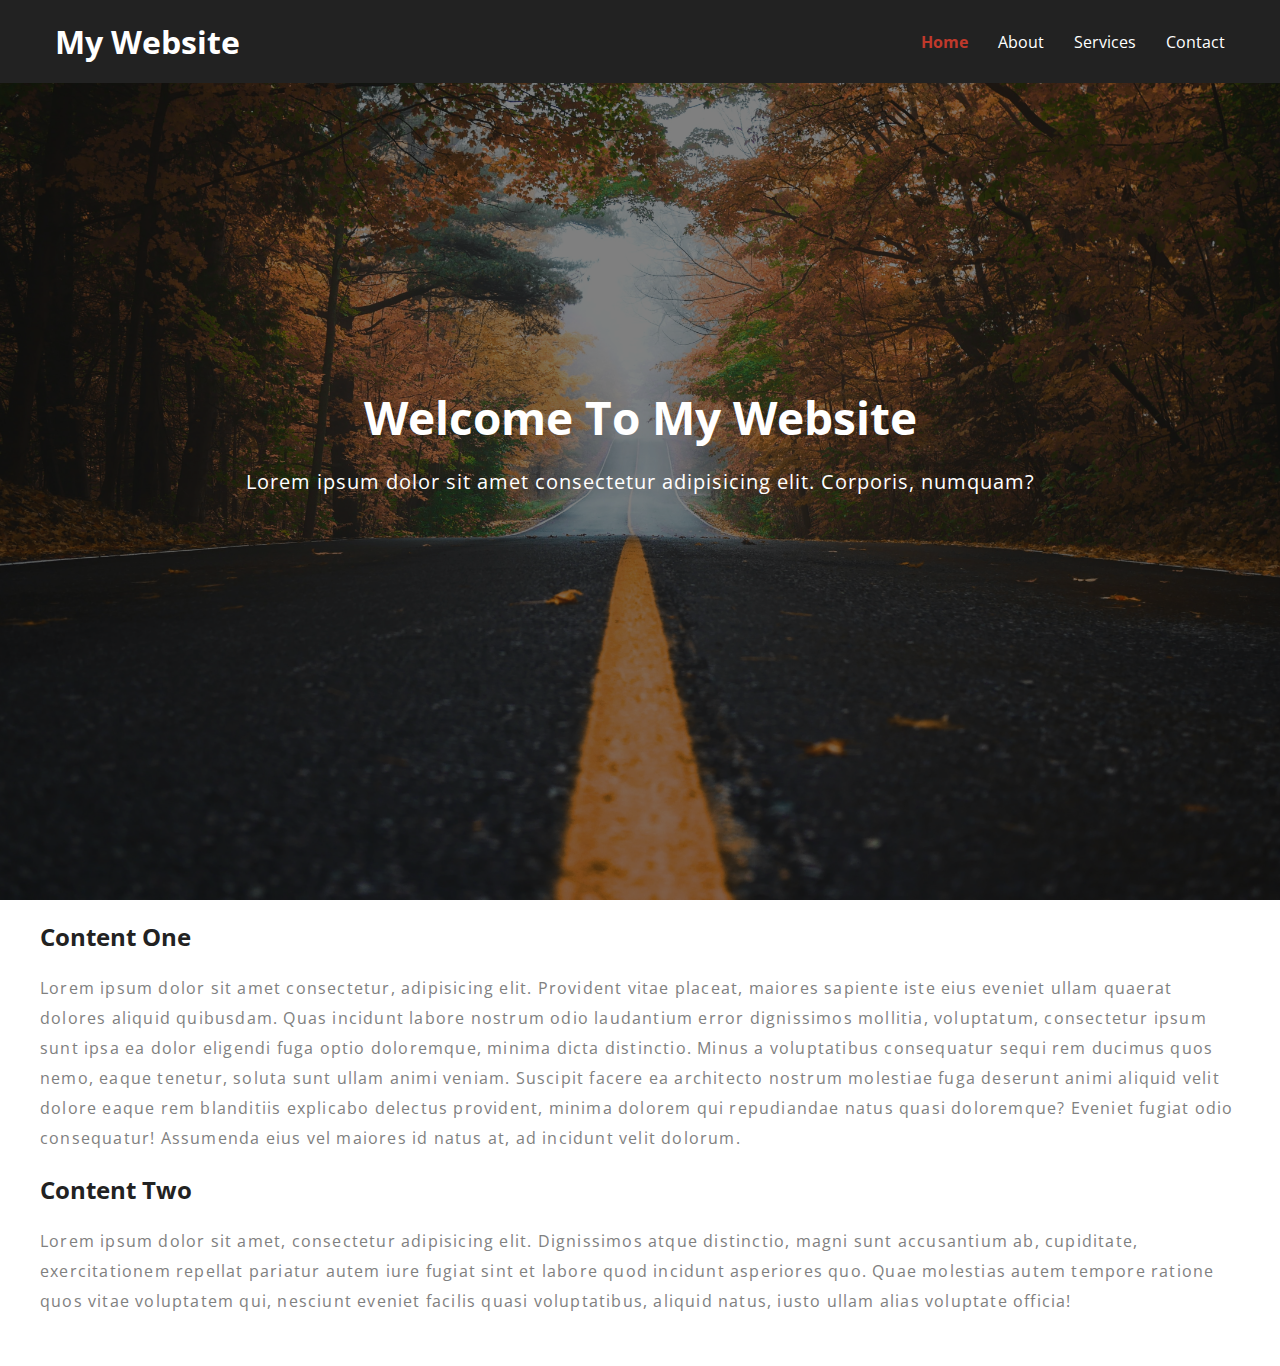
<file: Project N2/index.html>
<!DOCTYPE html>
<html lang="en">
<head>
    <meta charset="UTF-8">
    <meta http-equiv="X-UA-Compatible" content="IE=edge">
    <meta name="viewport" content="width=device-width, initial-scale=1.0">
    <title>NavBar</title>
    <link rel="stylesheet" href="style.css">
</head>
<body>

    <nav class="nav">

        <div class="container">
            <h1 class="logo">
                <a href="/index.html">
                    My Website
                </a>
            </h1>

            <ul>
                <li> 
                    <a href="#" class="current">Home</a>
                </li>

                <li>
                    <a href="#">About</a>
                </li>

                <li>
                    <a href="#">Services</a>
                </li>

                <li>
                    <a href="#">Contact</a>
                </li>
            </ul>
        </div>
        
    </nav> 

    <div class="hero">
        <div class="container">
            <h1>Welcome To My Website</h1>
            <p>Lorem ipsum dolor sit amet consectetur
                adipisicing elit. Corporis, numquam?</p>
        </div>
    </div>

    <section class="container content">
        <h2>Content One</h2>
        <p>Lorem ipsum dolor sit amet consectetur, adipisicing elit. Provident vitae placeat, maiores sapiente iste eius eveniet ullam quaerat dolores aliquid quibusdam. Quas incidunt labore nostrum odio laudantium error dignissimos mollitia, voluptatum, consectetur ipsum sunt ipsa ea dolor eligendi fuga optio doloremque, minima dicta distinctio. Minus a voluptatibus consequatur sequi rem ducimus quos nemo, eaque tenetur, soluta sunt ullam animi veniam. Suscipit facere ea architecto nostrum molestiae fuga deserunt animi aliquid velit dolore eaque rem blanditiis explicabo delectus provident, minima dolorem qui repudiandae natus quasi doloremque? Eveniet fugiat odio consequatur! Assumenda eius vel maiores id natus at, ad incidunt velit dolorum.</p>
    
        <h3>Content Two</h3>
        <p>Lorem ipsum dolor sit amet, consectetur adipisicing elit. Dignissimos atque distinctio, magni sunt accusantium ab, cupiditate, exercitationem repellat pariatur autem iure fugiat sint et labore quod incidunt asperiores quo. Quae molestias autem tempore ratione quos vitae voluptatem qui, nesciunt eveniet facilis quasi voluptatibus, aliquid natus, iusto ullam alias voluptate officia!</p>
    </section>




    <script src="./script.js"></script>
</body>
</html>
</file>
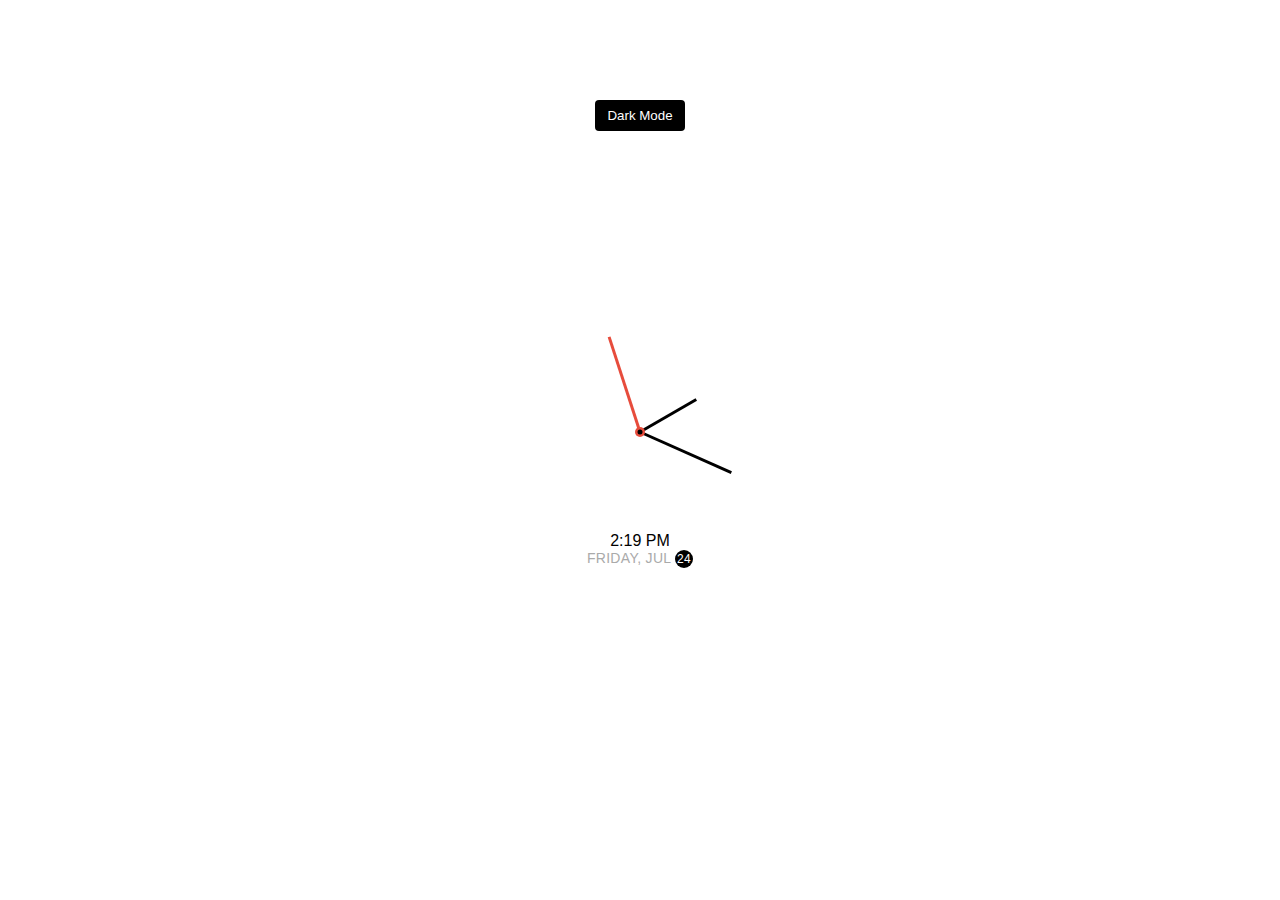
<file: Project N3/index.html>
<!DOCTYPE html>
<html lang="en">
<head>
    <meta charset="UTF-8">
    <meta http-equiv="X-UA-Compatible" content="IE=edge">
    <meta name="viewport" content="width=device-width, initial-scale=1.0">
    <title>Theme Clock</title>
    <link rel="stylesheet" href="style.css">
</head>

<body>

        <button class="toggle">Dark Mode</button>

        <div class="clock-container">
            <div class="clock">
                <div class="needle hour"></div>
                <div class="needle minute"></div>
                <div class="needle second"></div>
                <div class="center-point"></div>
            </div>
            <div class="time">12:00</div>
            <div class="date">Monday, Nov <span class="circle">2</span></div>
        </div>

    <script src="./script.js"></script>
</body>

</html>
</file>
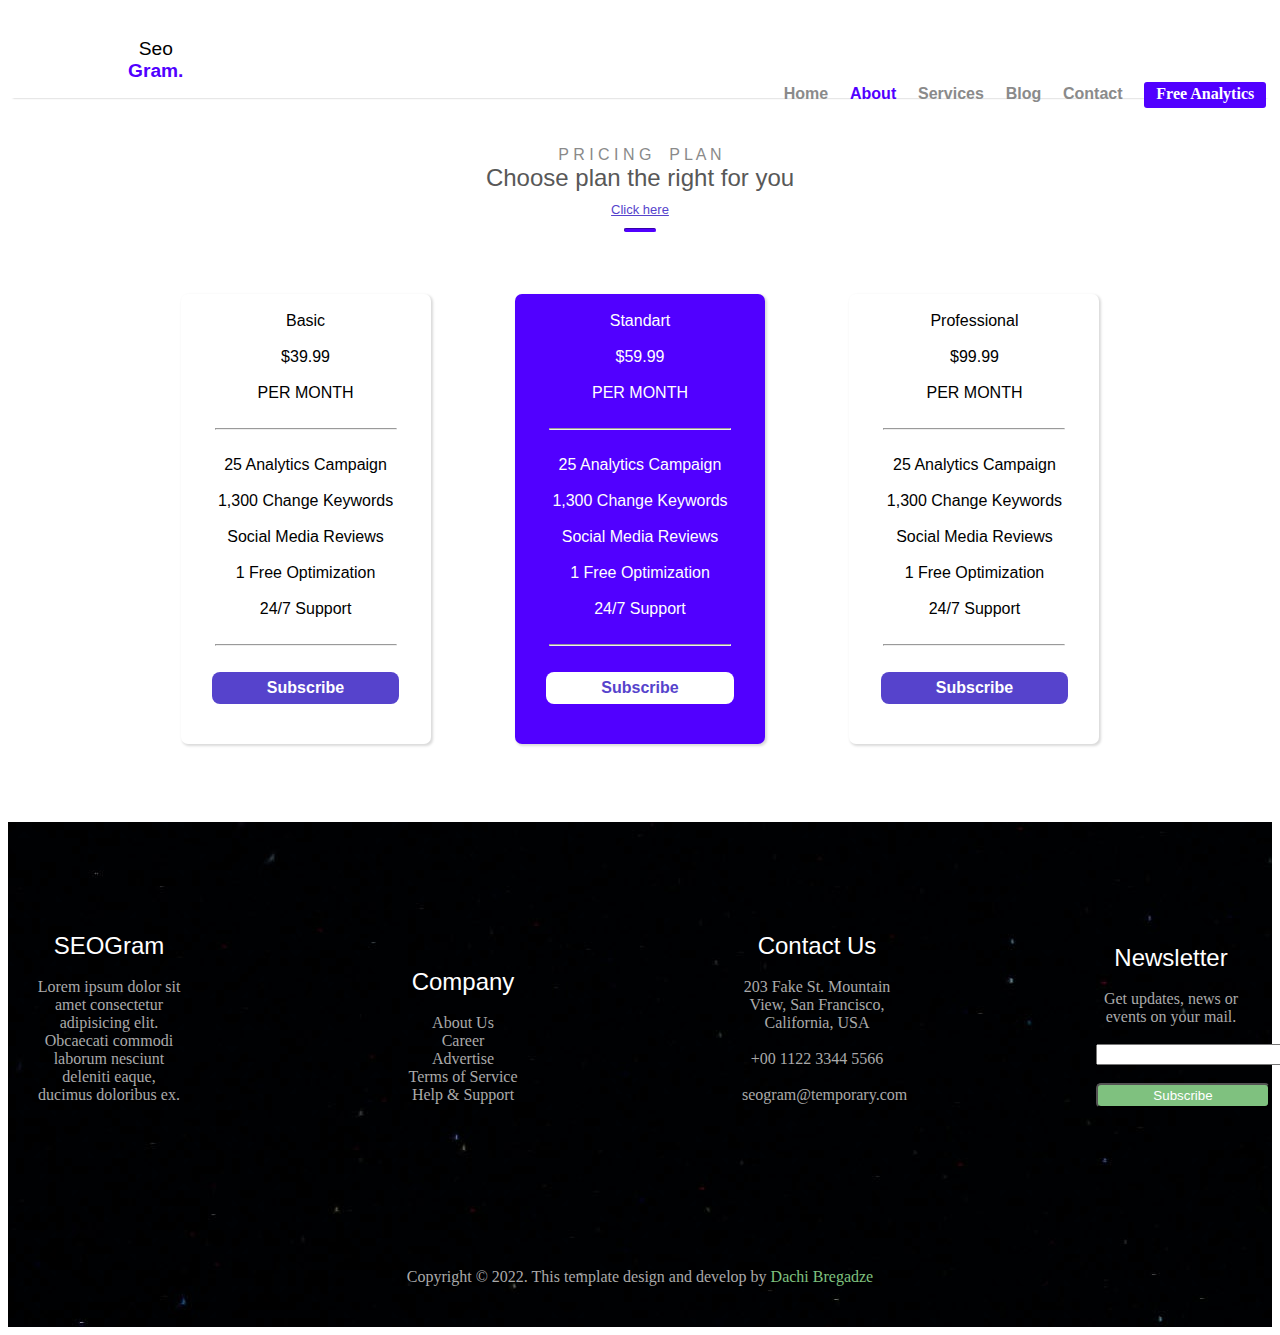
<file: Project N1/main.html>
<!DOCTYPE html>
<html>

<head>
    <title>SeoGram.</title>
    <link rel="stylesheet" href="main.css">
</head>

<body>

    <div class="top">
        <div class="top-txt1">Seo<span class="top-txt2">Gram.</span></div>

        <div class="table-top">
            <table>
                <tr>
                    <th><span class="ttxt1">Home&nbsp;&nbsp;&nbsp;&nbsp;</span></th>
                    <th class="toptxt1anim"><span class="ttxt2">About&nbsp;&nbsp;&nbsp;&nbsp;</span></th>
                    <th><span class="ttxt3">Services&nbsp;&nbsp;&nbsp;&nbsp;</span></th>
                    <th><span class="ttxt4">Blog&nbsp;&nbsp;&nbsp;&nbsp;</span></th>
                    <th><span class="ttxt5">Contact&nbsp;&nbsp;&nbsp;&nbsp;</span></th>
                    <th><span class="ttxt6">Free Analytics</span></th>
                </tr>
            </table>
        </div>

    </div>

    <div class="middle">

        <div class="middle-text"><br><br><span class="middletxt1">P R I C I N G &nbsp;&nbsp; P L A N</span><br><span class="midtxtc2">Choose plan the right for you<br>
            <a class="a" href="second.html" target="_blank">Click here</a></span><br><hr class="hr1"><br><br><br>
        </div>

        <div class="middle-boxes">

            <div class="midbox1"><br> Basic <br><br> $39.99 <br><br> PER MONTH <br><br><hr class="midhr1">
                <br> 25 Analytics Campaign <br><br> 1,300 Change Keywords <br><br>
                Social Media Reviews <br><br> 1 Free Optimization <br><br> 24/7 Support <br><br> <hr class="bothr1"><br>
                <button class="but1"><span class="but11">Subscribe</span></button>
             </div>

            <div class="midbox2"><br> Standart <br><br> $59.99 <br><br> PER MONTH <br><br><hr class="midhr2">
                <br> 25 Analytics Campaign <br><br> 1,300 Change Keywords <br><br>
                Social Media Reviews <br><br> 1 Free Optimization <br><br> 24/7 Support <br><br> <hr class="bothr1"><br>
                <button class="but2"><span class="but22">Subscribe</span></button>  
            </div>

            <div class="midbox3"><br> Professional <br><br> $99.99 <br><br> PER MONTH <br><br><hr class="midhr3">
                <br> 25 Analytics Campaign <br><br> 1,300 Change Keywords <br><br>
                Social Media Reviews <br><br> 1 Free Optimization <br><br> 24/7 Support <br><br> <hr class="bothr1"><br>
                <button class="but3"><span class="but33">Subscribe</span></button>   
            </div>

        </div>

    </div>

    <div class="bottom">

        <div class="bottom1">

            <div class="bottomtxt1"><span class="blt1">SEOGram</span><span class="bblt1"><br><br> Lorem ipsum dolor sit amet consectetur adipisicing elit.
                 Obcaecati commodi laborum nesciunt deleniti eaque, ducimus doloribus ex.</span></div>

            <div class="bottomtxt2"><span class="blt1">Company</span><span class="bblt1"><br><br> About Us <br> Career <br> Advertise <br> Terms of Service <br> Help & Support</span></div>

            <div class="bottomtxt3"><span class="blt1">Contact Us </span><span class="bblt1"><br><br> 203 Fake St. Mountain View, San Francisco, California, USA
                 <br> <br>+00 1122 3344 5566 <br><br> seogram@temporary.com</span></div>

            <div class="bottomtxt4">
                <span class="blt1">Newsletter </span><span class="bblt1"><br><br> Get updates, news or events on your mail.</spanЮ><br><br>
                <input type="email" id="email" name="email"><br><br>
                <button class="buttonbottom">Subscribe</button>
            </div>
            <div class="bottom2">Copyright <span>&copy;</span> 2022. This template design and develop by<span class="me"> Dachi Bregadze</span></div>
        </div>

    </div>

</body>

</html>
</file>
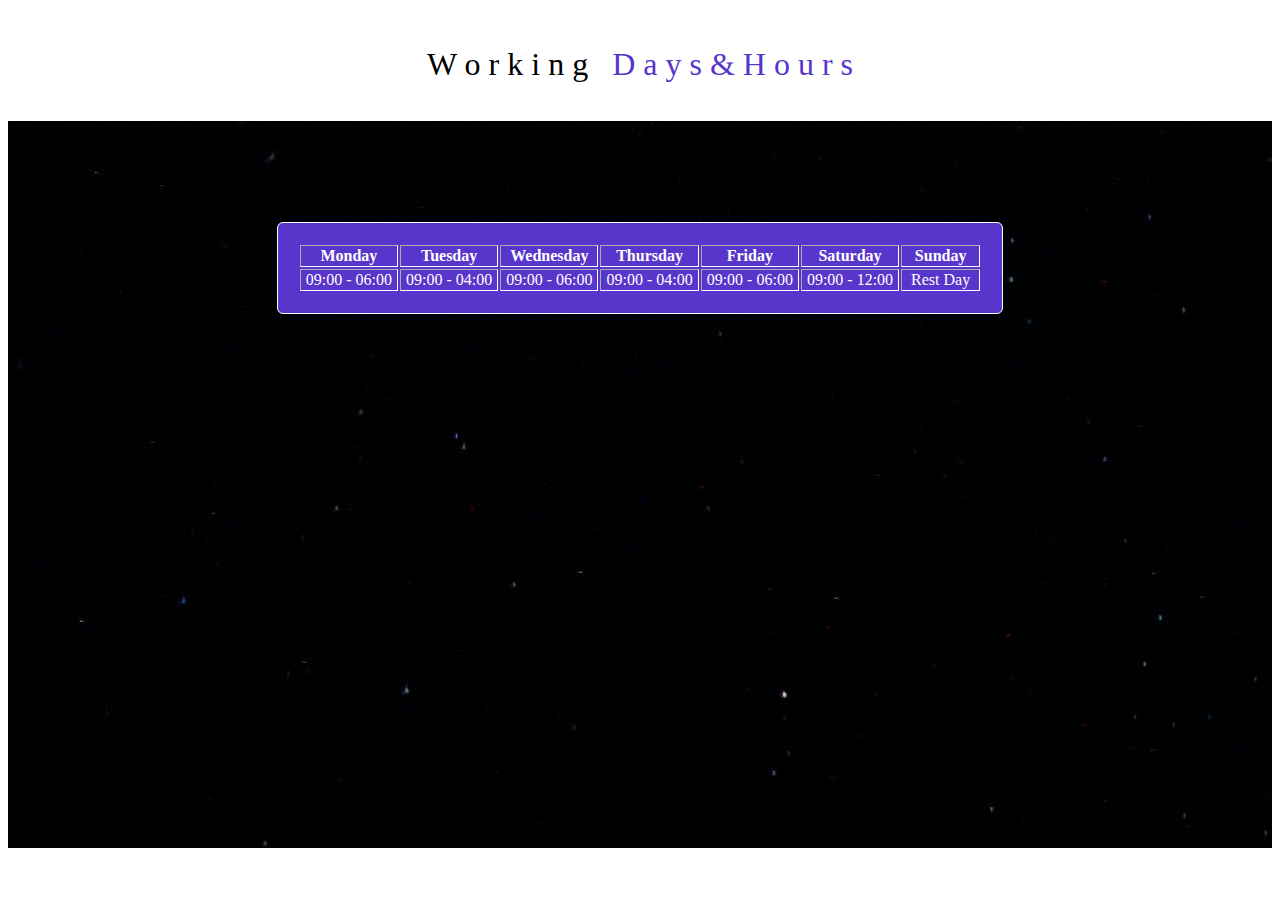
<file: Project N1/second.html>
<!DOCTYPE html>
<html>
    <head>
        <link rel="stylesheet" href="second.css">
    </head>


    <body>
        <div class="text"><span>W o r k i n g</span class="txt1">&nbsp;&nbsp;&nbsp;<span class="txt2">D a y s & H o u r s</span></div>
        
        <div class="table1">
            <table border="1" class="table">
                <tr class="table1row">
                    <th>
                        &nbsp;Monday&nbsp;
                    </th>
                    <th>
                        &nbsp;Tuesday&nbsp;
                    </th>
                    <th>
                        &nbsp;Wednesday&nbsp;
                    </th>
                    <th>
                        &nbsp;Thursday&nbsp;
                    </th>
                    <th>
                        &nbsp;Friday&nbsp;
                    </th>
                    <th>
                        &nbsp;Saturday&nbsp;
                    </th>
                    <th>
                        &nbsp;Sunday&nbsp;
                    </th>

                </tr>
                <tr class="table2row">
                    <td>
                        &nbsp;09:00 - 06:00&nbsp;
                    </td>
                    <td>
                        &nbsp;09:00 - 04:00&nbsp;
                    </td>
                    <td>
                        &nbsp;09:00 - 06:00&nbsp;
                    </td>
                    <td>
                        &nbsp;09:00 - 04:00&nbsp;
                    </td>
                    <td>
                        &nbsp;09:00 - 06:00&nbsp;
                    </td>
                    <td>
                        &nbsp;09:00 - 12:00&nbsp;
                    </td>
                    <td>
                        &nbsp;&nbsp;Rest Day&nbsp;&nbsp;
                    </td>
                </tr>
            </table>
        </div>


    </body>
</html>
</file>
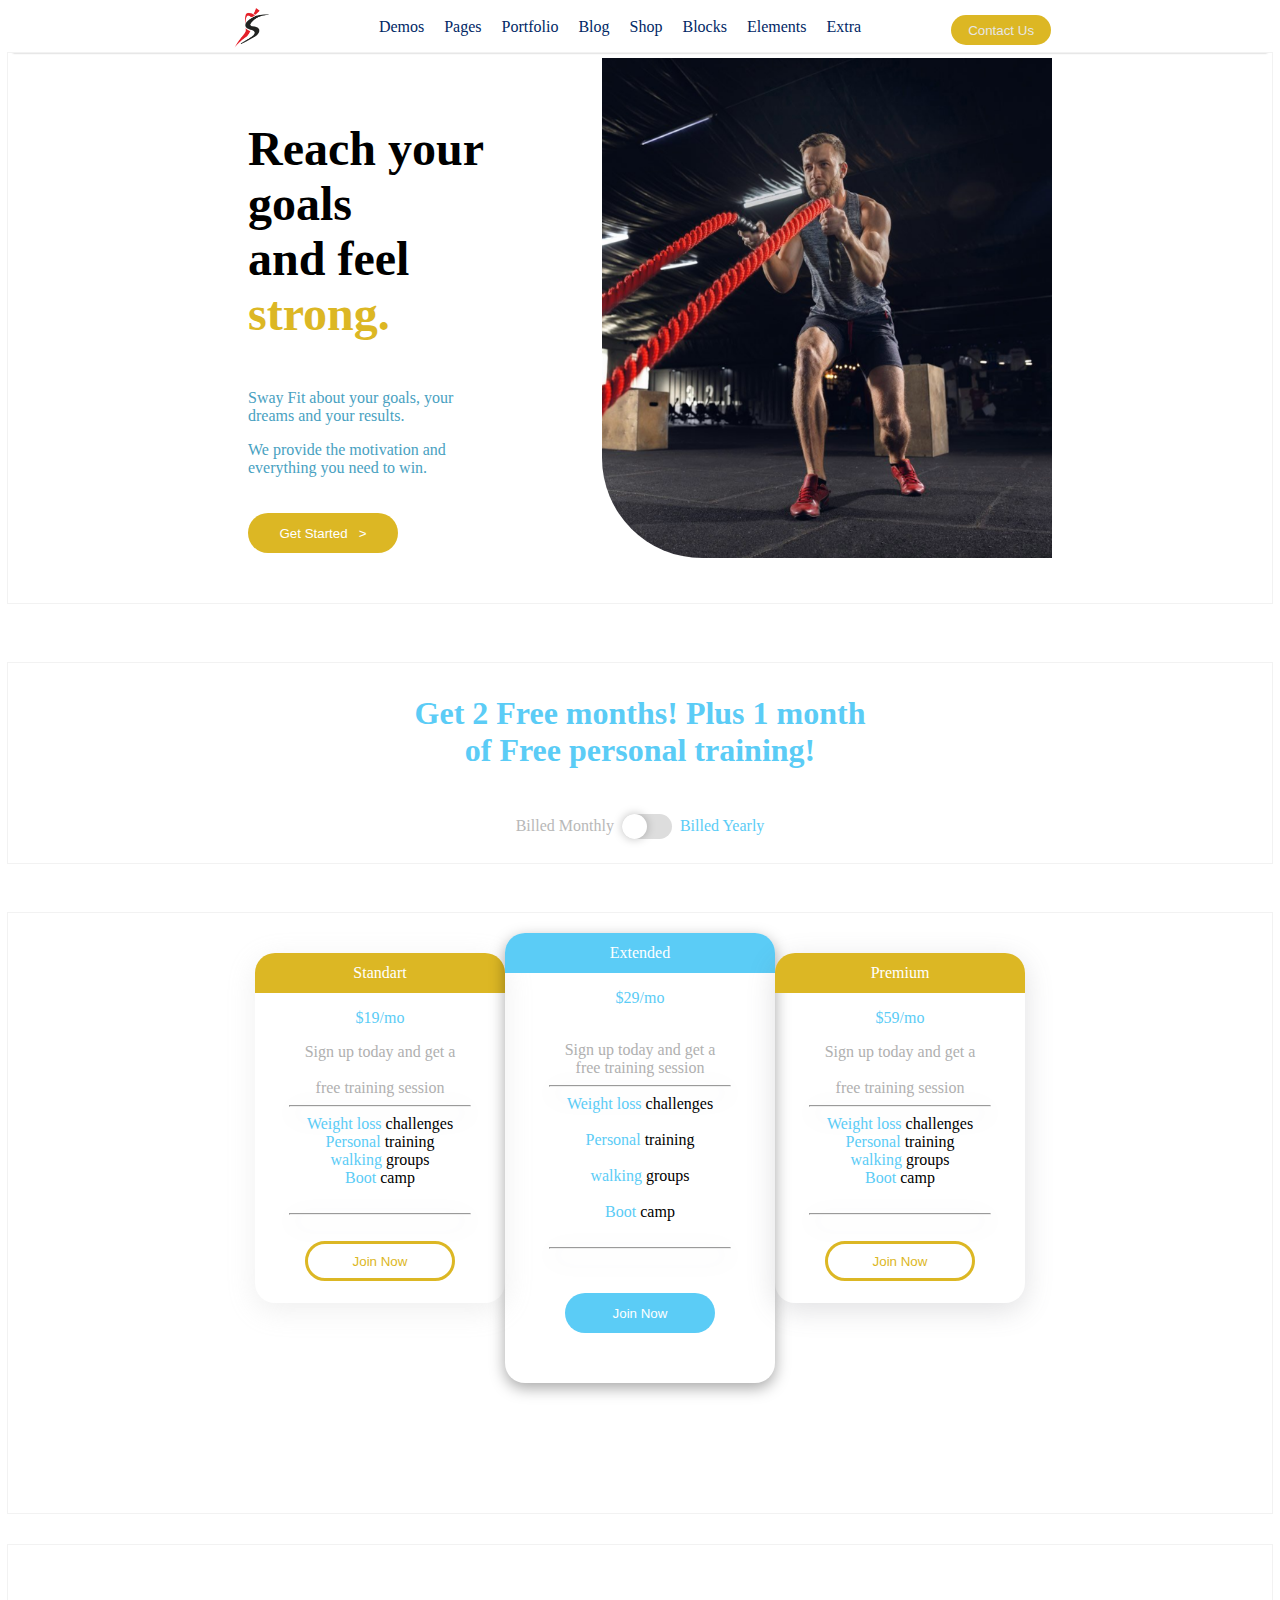
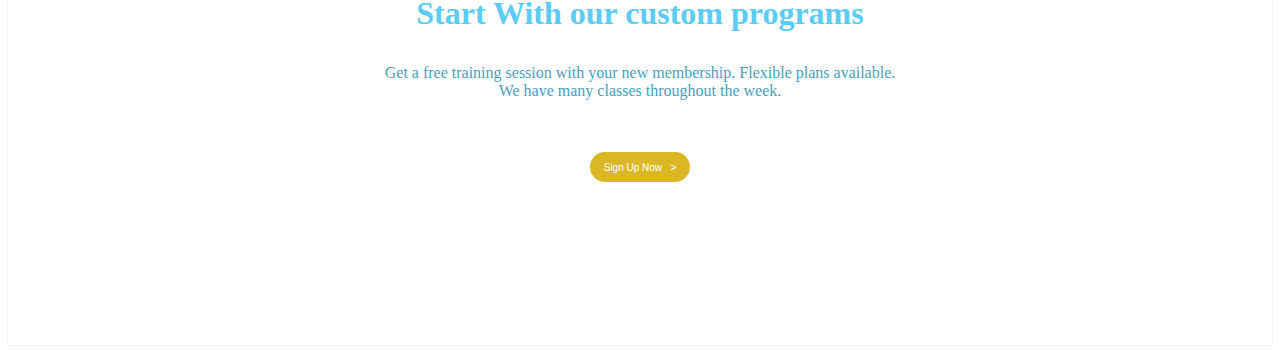
<file: Project N4/main.html>
<!DOCTYPE html>

<html lang="">

<head>

<title>Sport</title>

<link rel="stylesheet" href="./css/top.css">
<link rel="stylesheet" href="./css/top-middle.css">
<link rel="stylesheet" href="./css/bottom-middle.css">
<link rel="stylesheet" href="./css/toggle-switch.css">
<link rel="stylesheet" href="./css/bottom.css">
<link rel="stylesheet" href="./css/lastbottom.css">

</head>

<body>
<!--This is Top-->
<div class="top">

    <a><img src="./photos/logo.png" alt="" class="logo1"></a>

    <p class="tp1">Demos</p>
    <p class="tp2">Pages</p>
    <p class="tp3">Portfolio</p>
    <p class="tp4">Blog</p>
    <p class="tp5">Shop</p>
    <p class="tp6">Blocks</p>
    <p class="tp7">Elements</p>
    <p class="tp8">Extra</p>

    <button class="top-button1">Contact Us</button>

</div>
<!--This is Top Middle-->
<div class="top-middle">

    <div class="top-middle-1">
        <p class="tmp1">Reach your goals<br>and feel <span class="temps2">strong.</span></p>
        <p class="tmp3">Sway Fit about your goals, your dreams and your results.</p>
        <p class="tmp4">We provide the motivation and everything you need to win.</p>
        <button class="middle-button1">Get Started &nbsp; ></button>
    </div>

    <div class="top-middle-2">
        <img src="./photos/main-image.png" alt="" class="mid-photo1">
    </div>

</div>

<!--This is Bottom Middle-->
<div class="bottom-middle">

    <div class="botmid1">
        <p class="pbtm1">Get 2 Free months! Plus 1 month<br>of Free personal training!</p>
   
    <div class="rame">
        <p class="ramme1">Billed Monthly &nbsp; </p>
        <label class="toggle" for="myToggle">
            <input class="toggle__input" name="" type="checkbox" id="myToggle">
            <div class="toggle__fill"></div>
        </label>
        <p class="ramme2"> &nbsp; Billed Yearly</p>
    </div>
        
    
    </div>
        
</div>



<!--This is Bottom-->
<div class="bottom">
    <div class="boxes">

        <div class="box1"><p class="pp">Standart</p><p class="ppp1">$19/mo</p><span class="s">Sign up today and get a<br><br>free training session</span><hr class="hr"><span>Weight loss</span> challenges<br><span >Personal</span> training<br><span>walking </span>groups<br><span>Boot</span> camp<br><br><hr class="hr"><br><button class="midbuto1">Join Now</button></div>
        <div class="box2"><p class="pp1">Extended</p><p class="ppp1">$29/mo</p><span class="s"><br>Sign up today and get a<br>free training session</span><hr class="hr"><span>Weight loss</span> challenges<br><br><span >Personal</span> training<br><br><span>walking</span> groups<br><br><span>Boot</span> camp<br><br><hr class="hr"><br><br><button class="midbuto2">Join Now</button></div>
        <div class="box3"><p class="pp">Premium</p><p class="ppp1">$59/mo</p><span class="s">Sign up today and get a<br><br>free training session</span><hr class="hr"><span>Weight loss</span> challenges<br><span >Personal</span> training<br><span>walking</span> groups<br><span>Boot</span> camp<br><br><hr class="hr"><br><button class="midbuto1">Join Now</button></div>

    </div>

    <div class="last-bottom">

    <div class="blp1">
        <p class="lp1">Start With our custom programs</p>
        <p class="lp2">Get a free training session with your new membership. Flexible plans available.<br>We have many classes throughout the week.<br><br><br></p>
        <button class="bottombutton1">Sign Up Now &nbsp; ></button>
    </div>

</div>

</body>
</html>
</file>
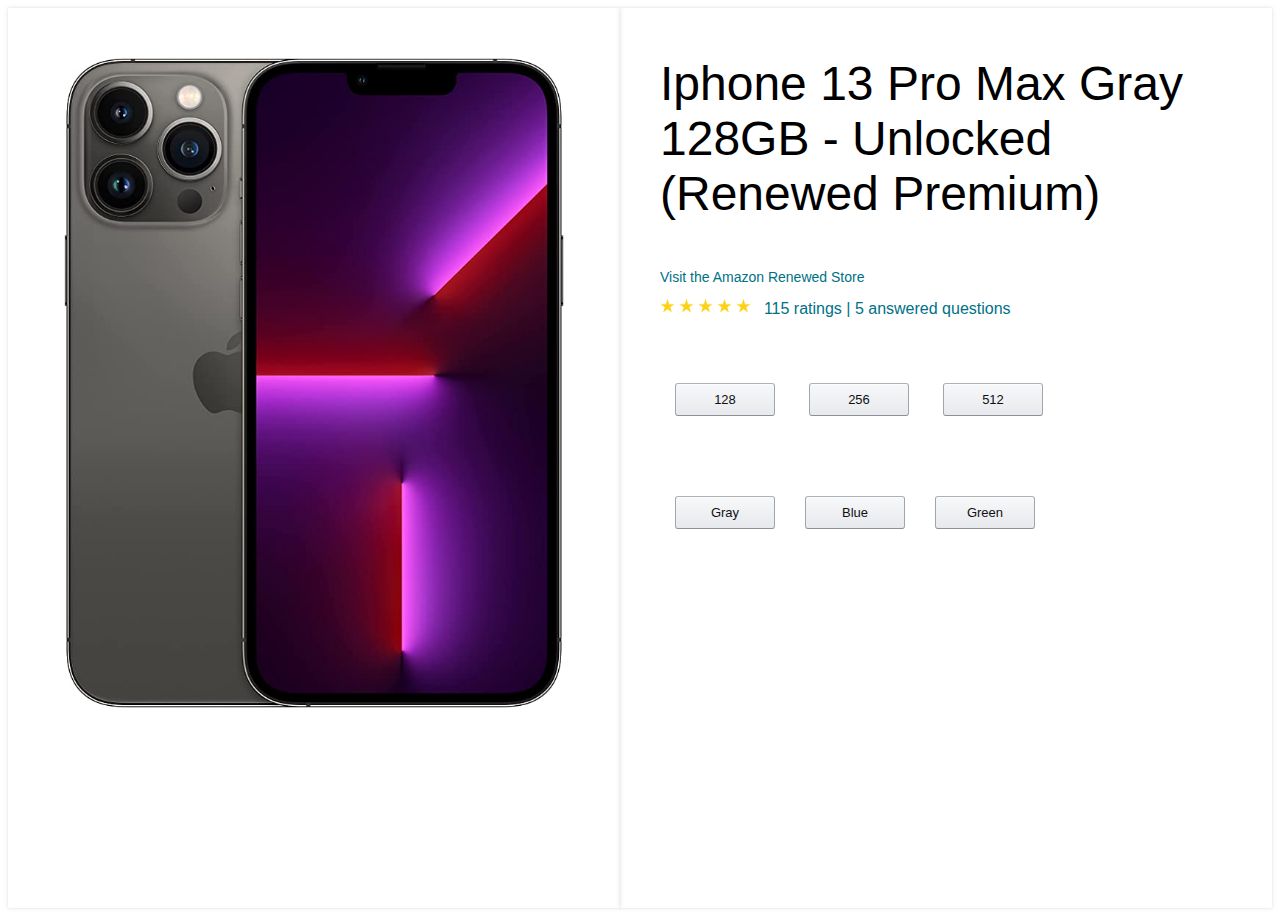
<file: Project N5/main.html>
<!DOCTYPE html>
<html lang="en">
<head>
    <meta charset="UTF-8">
    <meta http-equiv="X-UA-Compatible" content="IE=edge">
    <meta name="viewport" content="width=device-width, initial-scale=1.0">
    <title>Amazon</title>
    <link rel="stylesheet" href="main.css">
</head>
<body>

<div class="over">

    <div class="photo">

        <img src="./img/gray.jpg" alt="" class="photodimensions" id="iphonephoto">

    </div>


    <div class="information">

        <p class="main-txt">
            Iphone 13 Pro Max <span id="phonecolor"> Gray </span> <span id="phonememory"> 128GB </span> - Unlocked (Renewed Premium)
        </p>
        <p class="txt1">Visit the Amazon Renewed Store</p>
        <div>
            
        <div class="stardiv">
            <img src="./img/star.png" alt="" srcset="" class="stars">
            <img src="./img/star.png" alt="" srcset="" class="stars">
            <img src="./img/star.png" alt="" srcset="" class="stars">
            <img src="./img/star.png" alt="" srcset="" class="stars">
            <img src="./img/star.png" alt="" srcset="" class="stars">
            <span class="txt2">&nbsp; 115 ratings | 5 answered questions</span>
        </div>
        
        

        <div class="internal-memory">

            <button id="m1" class="b1" onclick="change128()" role="button">128</button>
            <button id="m2" class="b1" onclick="change256()" role="button">256</button>
            <button id="m3" class="b1" onclick="change512()" role="button">512</button>

        </div>

        <div class="internal-colors">

            <button id="c1" class="gray" onclick="changecolorgray()" role="button">Gray</button>
            <button id="c2" class="blue" onclick="changecolorblue()" role="button">Blue</button>
            <button id="c3" class="green" onclick="changecolorgreen()" role="button">Green</button>

        </div>
    </div>

</div>
    
    <script src="./script.js"></script>
</body>
</html>
</file>
<file: Project N2/style.css>
@import url('https://fonts.googleapis.com/css?family=Open+Sans');

* { 
    box-sizing: border-box;
    margin: 0;
    padding: 0;
}

body {
    font-family: 'Open Sans', sans-serif;
    color:#222;
    padding-bottom: 50px;
}

.container{
    max-width:1200px;
    margin: 0 auto;
}


.nav{
    position:fixed;
    background-color: #222;
    top: 0;
    left: 0;
    right: 0;
    transition: all .3s ease-in-out;
}
.nav .container{
    display:flex;
    justify-content: space-between;
    align-items: center;
    padding: 20px 0;
    transition: all .3s ease-in-out;
}

.nav ul{
    display:flex;
    list-style-type: none;
    align-items:center;
    justify-content: center;
}
.nav a{
    color:white;
    text-decoration: none;
    padding: 7px 15px;
    transition: all .3s ease-in-out;
}

.nav.active{
    background-color: white;
    box-shadow: 0 2px 10px rgba(0, 0, 0, 0.3);
}
.nav.active a{
    color:black;
}
.nav.active .container{
    padding: 10px 0;
}
.nav a.current, .nav a:hover{
    color:#c0392b;
    font-weight: bold;
}
.hero{
    background-image: url('./img/patrick-tomasso-5hvn-2WW6rY-unsplash.jpg');
    
    background-repeat: no-repeat;
    background-size: cover;
    background-position: bottom center;

    height:100vh;
    color:white;

    display:flex;
    justify-content: center;
    align-items: center;
    text-align: center;

    position:relative;
    margin-bottom: 20px;
    z-index:-2;
}

.hero::before {
    content:'';
    position: absolute;
    top: 0;
    left:0;
    width:100%;
    height:100%;
    background-color: rgba(0, 0, 0, 0.5);
    z-index:-1;
}

.hero h1 {
    font-size:46px;
    margin: -20px 0 20px;
}

.hero p {
    font-size:20px;
    letter-spacing: 1px;
}

.content h2,
.content h3{
    font-size: 150%;
    margin: 20px 0;

}

.content p {
    color:gray;
    line-height: 30px;
    letter-spacing: 1.2px;
}
</file>
<file: Project N3/style.css>
* {
    box-sizing:border-box;
}

:root{
    --primary-color: black;
    --secondary-color: white;
}
html{
    transition: all 0.5s ease-in;
}
html.dark {
    --primary-color: white;
    --secondary-color: #333;
}
html.dark{
    background-color: #111;
    color: var(--primary-color);
}
body{
    font-family: sans-serif;
    display: flex;
    align-items: center;
    justify-content: center;
    height:100vh;
    overflow: hidden;
    margin:0;
}

.toggle{
    cursor:pointer;
    background-color: var(--primary-color);
    color:var(--secondary-color);
    border: 0;
    border-radius: 4px;
    padding: 8px 12px;
    position: absolute;
    top:100px;
}
.toggle:focus{
    outline:none;
}
.clock-container{
    display: flex;
    flex-direction: column;
    justify-content: space-between;
    align-items: center;
}

.clock{
    position:relative;
    width: 200px;
    height: 200px;  
}

.needle{
    background-color: var(--primary-color);
    position: absolute;
    top:50%;
    left:50%;
    height: 65px;
    width: 3px;
    transform-origin: bottom center;
}
.needle.hour{
    transform: translate(-50%, -100%) rotate(0deg);
}
.needle.minute{
    transform: translate(-50%, -100%) rotate(0deg);
    height:100px;
}

.needle.second{
    transform: translate(-50%, -100%) rotate(0deg);
    height:100px;
    background-color: #e74c3c;
}

.center-point{
    background-color: #e74c3c;
    width: 10px;
    height: 10px;
    position: absolute;
    top:50%;
    left: 50%;
    transform: translate(-50%, -50%);
    border-radius: 50%;
}
.center-point::after{
    CONTENT: '';
    background-color: var(--primary-color);
    width: 5px;
    height: 5px;
    position: absolute;
    top:50%;
    left: 50%;
    transform: translate(-50%, -50%);
    border-radius: 50%;
}

.TIME{
    font-size: 60px;
}

.date{
    color: #aaa;
    font-size: 14px;
    letter-spacing: 0.3px;
    text-transform: uppercase;
}

.date .circle{
    background-color: var(--primary-color);
    color: var(--secondary-color);
    border-radius: 50%;
    height: 18px;
    width: 18px;
    display: inline-flex;
    align-items: center;
    justify-content: center;
    line-height: 18px;
    transition: all 0.5s ease-in;
    font-size: 12px;
}
</file>
<file: Project N1/main.css>
.top {
        width: 100%;
        height: 60px;
        padding-top: 30px;
        box-shadow: 0 5px 2px -5px rgb(180, 180, 180);
        text-align: center;
        display: inline-block;
    }
    .top-txt1 {
        margin-right: 1200px;
        color: black;
        font-family:sans-serif;
        font-size: larger;
        margin-left: 120px;
        display: inline-block;
    }
    .top-txt2 {
        color:rgb(81, 0, 255);
        font-weight: bold;
        animation-name: tanim1;
        animation-iteration-count: infinite;
        animation-duration: 5s;
        display: inline-block;
    }
    @keyframes tanim1{
        0%{
            color: rgb(81, 0, 255);
        }
        25%{
            color: rgb(52, 0, 163);
        }
        50%{
            color: rgb(38, 0, 121);
        }
        75%{
            color: rgb(52, 0, 163);
        }
        100%{
            color: rgb(81, 0, 255);
        }
    }

    .table-top {
        margin-left: 770px;
        display: inline-block;

    }
    .ttxt1{
        color:rgb(138, 138, 138);
        font-family: arial;
    }
    .ttxt1:hover{
        cursor: pointer;
        color:rgb(61, 61, 61);
    }
    .ttxt2{
        color:rgb(81, 0, 255);
        font-family: arial;
        animation-name: anim1;
        animation-iteration-count: infinite;
        animation-duration: 5s;
    }
    .ttxt2:hover{
        cursor: pointer;
    }
    @keyframes anim1{
        0%{
            color: rgb(81, 0, 255);
        }
        25%{
            color: rgb(52, 0, 163);
        }
        50%{
            color: rgb(38, 0, 121);
        }
        75%{
            color: rgb(52, 0, 163);
        }
        100%{
            color: rgb(81, 0, 255);
        }
    }
    .ttxt3{
        color:rgb(138, 138, 138);
        font-family: arial;
    }
    .ttxt3:hover{
        cursor: pointer;
        color:rgb(61, 61, 61);
    }
    .ttxt4{
        color:rgb(138, 138, 138);
        font-family: arial;
    }
    .ttxt4:hover{
        cursor: pointer;
        color:rgb(61, 61, 61);
    }
    .ttxt5{
        color:rgb(138, 138, 138);
        font-family: arial;
    }
    .ttxt5:hover{
        cursor: pointer;
        color:rgb(61, 61, 61);
    }
    .ttxt6{
        color:white;
        padding-top: 3px;
        padding-bottom: 6px;
        padding-left: 12px;
        padding-right: 12px;
        background-color:rgb(81, 0, 255);
        border-radius: 3px;
        animation-name: anim2;
        animation-iteration-count: infinite;
        animation-duration: 5s;
        cursor: pointer;
    }
    @keyframes anim2{
        0%{
            background-color: rgb(81, 0, 255);
        }
        25%{
            background-color: rgb(52, 0, 163);
        }
        50%{
            background: rgb(38, 0, 121);
        }
        75%{
            background-color: rgb(52, 0, 163);
        }
        100%{
            background-color: rgb(81, 0, 255);
        }
    }




    .middle {
        text-align: center;
        height:622px;
        width: 100%;
        font-weight: 500;
        font-family: arial;

    }
    .middle-text {
        font-family: arial;
        font-style:initial;
    }
    .middle-boxes {
        text-align: center;
    }
    .midbox1 {
        display: inline-block;
        width:250px;
        height:450px;
        background-color: white;
        border-radius: 7px;
        box-shadow: rgba(0, 0, 0, 0.15) 1.95px 1.95px 2.6px;
    }
    .midbox1:hover{
        background-color: #5643CC;
        transition: 1s;
        color:white;
    }
    .midbox2 {
        display: inline-block;
        width:250px;
        height:450px;
        margin-left: 80px;
        margin-right:80px;
        background-color:rgb(81, 0, 255);
        color:white;
        border-radius: 7px;
        box-shadow: rgba(0, 0, 0, 0.15) 1.95px 1.95px 2.6px;
        animation-name: midbox;
        animation-iteration-count: infinite;
        animation-duration: 5s;
    }

    @keyframes midbox{
        0%{
            background-color: rgb(81, 0, 255);
        }
        25%{
            background-color: rgb(52, 0, 163);
        }
        50%{
            background-color: rgb(38, 0, 121);
        }
        75%{
            background-color: rgb(52, 0, 163);
        }
        100%{
            background-color: rgb(81, 0, 255);
        }

    }





    .midbox3 { 
        display: inline-block;
        width:250px;
        height:450px;
        background-color: white;
        border-radius: 7px;
        box-shadow: rgba(0, 0, 0, 0.15) 1.95px 1.95px 2.6px;
    }
    .midbox3:hover{
        background-color: #5643CC;
        transition: 1s;
        color:white;
    }


    .but1{
        color: white;
        background-color: #5643CC;
        height: 7%;
        width: 75%;
        cursor: pointer;
        border-radius: 8px;
        border-style: none;
        font-size: 16px;
        font-weight: 500;
        animation-name: firstbut;
        animation-iteration-count: infinite;
        animation-duration: 5s;
    }

    @keyframes firstbut{
        0%{
            background-color: rgb(81, 0, 255);
        }
        25%{
            background-color: rgb(52, 0, 163);
        }
        50%{
            background: rgb(38, 0, 121);
        }
        75%{
            background-color: rgb(52, 0, 163);
        }
        100%{
            background-color: rgb(81, 0, 255);
        }

    }





    .but1:hover{
        background-color: rgb(98, 39, 208);
    }
    .but11{
        font-weight:bold;
    }
    .but2{
        color: #5643CC;
        background-color: white;
        height: 7%;
        width: 75%;
        cursor: pointer;
        border-radius: 8px;
        border-style: none;
        font-size: 16px;
        font-weight: 500;
    }
    .but2:hover{
        background-color: rgb(244, 244, 244);
    }
    .but22{
        font-weight:bold;
    }
    .but3{
        color: white;
        background-color: #5643CC;
        height: 7%;
        width: 75%;
        cursor: pointer;
        border-radius: 8px;
        border-style: none;
        font-size: 16px;
        font-weight: 500;
        animation-name: thirdtbut;
        animation-iteration-count: infinite;
        animation-duration: 5s;
    }

    @keyframes thirdtbut{
    0%{
        background-color: rgb(81, 0, 255);
    }
    25%{
        background-color: rgb(52, 0, 163);
    }
    50%{
        background: rgb(38, 0, 121);
    }
    75%{
        background-color: rgb(52, 0, 163);
    }
    100%{
        background-color: rgb(81, 0, 255);
    }

    }
    .but3:hover{
        background-color: rgb(98, 39, 208);
    }

    .but33{
        font-weight:bold;
    }


    .hr1{
        width: 30px;
        height:2px;
        border-radius: 2px;
        background-color: rgb(81, 0, 255);
        border-color: rgb(81, 0, 255);
        animation-name: hrmiddle;
        animation-iteration-count: infinite;
        animation-duration: 5s;
    }

    @keyframes hrmiddle{
    0%{
        background-color: rgb(81, 0, 255);
    }
    25%{
        background-color: rgb(52, 0, 163);
    }
    50%{
        background: rgb(38, 0, 121);
    }
    75%{
        background-color: rgb(52, 0, 163);
    }
    100%{
        background-color: rgb(81, 0, 255);
    }

    }

    .middletxt1{
        color:rgb(138, 138, 138);
    }
    .midtxtc2{
        color:rgb(88, 88, 88);
        font-size: x-large;
    }



    .midhr1 {
        width: 180px;
        height: 0.2px;
        background-color: #5643CC;
        border-color: 0;
    }
    .bothr1 {
        width: 180px;
        height: 0.2px;
        background-color: #5643CC;
        border-color: 0;
    }

    .midhr2 {
        width: 180px;
        height: 0.2px;
        background-color: white;
        border-color: 0;
    }
    .bothr2 {
        width: 180px;
        height: 0.2px;
        background-color: white;
        border-color: 0;
    }
    .midhr3 {
        width: 180px;
        height: 0.2px;
        background-color: #5643CC;
        border-color: 0;
    }
    .bothr3 {
        width: 180px;
        height: 0.2px;
        background-color: #5643CC;
        border-color: 0;
    }




    .bottom {
        width: 100%;
        height: 700px;
        padding-top: 30px;
        text-align: center;
        background-image: url("./background.jpg");
        width:100%;
        height:475px;
        object-fit: cover;
        margin-top: 90px;

    }
    .bottom1 {
        text-align: center;
        margin-top: 80px;
    }
    .bottomtxt1 {
        display:inline-block;
        width: 150px;
        height: 150px;
        margin-right: 200px;
        color:white;

    }
    .bottomtxt2 {
        display:inline-block;
        width: 150px;
        height: 150px;
        margin-right: 200px;
        color:white;
    }
    .bottomtxt3 {
        display:inline-block;
        width: 150px;
        height: 150px;
        margin-right: 200px;
        color:white;
    }
    .bottomtxt4 {
        display:inline-block;
        width: 150px;
        height: 150px;
        color:white;
    }



    .bottom2 {
        margin-top: 150px;
        text-align: center;
        color:rgb(170, 170, 170);
    }


    .me{
        color:rgb(127, 193, 127);
    }

    .blt1{
        color:white;
        font-size: x-large;
        font-family: 'Franklin Gothic Medium', 'Arial Narrow', Arial, sans-serif;
    }
    .bblt1{
        color:rgb(170, 170, 170);
    }

    .buttonbottom{
        background-color: rgb(127, 193, 127);
        height: 25px;
        width:174px;
        color:white;
        border-radius: 5px;
        cursor: pointer;
    }
    .buttonbottom:hover{
        background-color: rgb(81, 220, 81);
    }
    .a{
        font-size: small;
        color:#5643CC;
    }
</file>
<file: Project N1/second.css>
.text{
    text-align: center;
    font-size: xx-large;
    box-shadow: 0 5px 2px -5px rgb(180, 180, 180);
    height:10%;
    width: 100%;
    padding-top:3%;
    padding-bottom: 3%;
}
.table1{
    margin: auto;
    width: 100%;
    height: 500px;
    padding-top: 8%;
    padding-bottom: 10%;
    background-image: url("./background.jpg");
}
.table{
    padding-top: 20px;
    padding-bottom: 20px;
    padding-left: 20px;
    padding-right: 20px;
    text-align: center;
    margin: auto;
    background-color: rgb(88, 53, 203);
    border: 1px white solid;
    border-radius: 6px;
}
.table1row{
    color:white;
    background-color:rgb(88, 53, 203);
}
.table2row{
    color:white;
    background-color: rgb(88, 53, 203)
}


.txt1{
}
.txt2{
    color:rgb(88, 53, 203);
}
</file>
<file: Project N4/css/top.css>
.top {
    width: 100%;
    height: 45px;
    display: flex;
    flex-direction: row;
    justify-content: center;
    box-shadow: 0 5px 2px -5px rgb(180, 180, 180);
}
.logo1{
    width: 40px;
    height: 40px;
    margin-right: 100px;
}
.tp1{
    color: #002765;
    margin: 10px;
}
.tp1:hover {
    color: #5bccf6;
    cursor: pointer;
    transition: 0.1s;
}
.tp2{
    color: #002765;
    margin: 10px;
}
.tp2:hover{
    color: #5bccf6;
    cursor: pointer;
    transition: 0.1s;
}
.tp3{
    color: #002765;
    margin: 10px;
}
.tp3:hover{
    color: #5bccf6;
    cursor: pointer;
    transition: 0.1s;
}
.tp4{
    color: #002765;
    margin: 10px;
}
.tp4:hover{
    color: #5bccf6;
    cursor: pointer;
    transition: 0.1s;
}
.tp5{
    color: #002765;
    margin: 10px;
}
.tp5:hover{
    color: #5bccf6;
    cursor: pointer;
    transition: 0.1s;
}
.tp6{
    color: #002765;
    margin: 10px;
}
.tp6:hover{
    color: #5bccf6;
    cursor: pointer;
    transition: 0.1s;
}
.tp7{
    color: #002765;
    margin: 10px;
}
.tp7:hover{
    color: #5bccf6;
    cursor: pointer;
    transition: 0.1s;
}
.tp8{
    color: #002765;
    margin: 10px;
}
.tp8:hover{
    color: #5bccf6;
    cursor: pointer;
    transition: 0.1s;
}
.tp9{
    color: #002765;
    margin: 10px;
}
.tp9:hover{
    color: #5bccf6;
    cursor: pointer;
    transition: 0.1s;
}
.top-button1{
    width:100px;
    color: #e6e6e6;
    background-color: #dcb724;
    border:none;
    border-radius: 20px;
    height: 30px;
    float: right;
    margin-top: 7px;
    margin-left: 80px;
}
.top-button1:hover{
    background-color: #f4d763;
    cursor:pointer;
    transition: 0.1s;
    color: white;
}
</file>
<file: Project N4/css/top-middle.css>
.top-middle{
    height: 550px;
    display: flex;
    flex-direction: row;
    justify-content: center;
    box-shadow: rgba(0, 0, 0, 0.05) 0px 0px 0px 1px;

}
.top-middle-1{
    padding-top: 20px;
    padding-left: 240px;

}
.top-middle-2{
    padding-left: 110px;
    padding-right: 220px;
    padding-top: 5px;
}
.tmp1{
    font-size: xxx-large;
    font-weight: bold;
    animation-name: tmp1;
    animation-iteration-count: infinite;
    animation-duration: 5s;
}
@keyframes tmp1{
    0%{
       color: #48a1c1;
    }
    25%{
       color: #25aee0;
    }
    50%{
       color: #006e96;
    }
    75%{
       color: #25aee0;
    }
    100%{
       color: #48a1c1;
    }
}
.tmp2{
    color: #48a1c1;
    font-size: xxx-large;
    font-weight: bold;

}
.temps2{
    color:#dcb724;
    font-size: xxx-large;
    font-weight: bold;
    animation-name: temps1;
    animation-iteration-count: infinite;
    animation-duration: 5s;
}
@keyframes temps1{
    0%{
       color: #dcb724;
    }
    25%{
       color: #e6b906;
    }
    50%{
       color: #a98700;
    }
    75%{
       color: #dcb724;
    }
    100%{
       color: #dcb724;
    }
}
.tmp3{
    color: #48a1c1;
    font-size: medium;
}
.tmp4{
    color: #48a1c1;
    font-size: medium;
}
.middle-button1{
    margin-top: 20px;
    color:white;
    background-color: #dcb724;
    border:none;
    border-radius: 30px;
    height:40px;
    width: 150px;
}
.mid-photo1{
    width:450px;
    height:500px;
    border-radius: 0 0 0 100px;
}
</file>
<file: Project N4/css/bottom-middle.css>
.botmid1{
    margin-top:60px;
    height:300px;
    width:100%;
    display: flex;
    flex-direction: column;
    align-items: center;
}
.pbtm1{
    text-align: center;
    color: #5bccf6;
    font-size: xx-large;
    font-weight: 800;
    animation-name: pbtm1;
    animation-iteration-count: infinite;
    animation-duration: 5s;
}
@keyframes pbtm1{
    0%{
        color: #48a1c1;
     }
     25%{
        color: #25aee0;
     }
     50%{
        color: #006e96;
     }
     75%{
        color: #25aee0;
     }
     100%{
        color: #48a1c1;
     }
}
.bottom-middle{
    height: 200px;
    box-shadow: rgba(0, 0, 0, 0.05) 0px 0px 0px 1px;
    width:100%;
    justify-items: auto;
    align-items: center;
}
.rame{
    width: 100%;
    display: flex;
    flex-direction: row;
    align-items: center;
    justify-content: center;
}
.ramme1{
    color:rgb(184, 184, 184);
}

.ramme2{
    color:#5bccf6;
}
</file>
<file: Project N4/css/toggle-switch.css>
.toggle {
    --width: 50px;
    --height: calc(var(--width) / 2);
    --border-radius: calc(var(--height) / 2);

    display: inline-block;
    cursor: pointer;
}

.toggle__input {
    display: none;
}

.toggle__fill {
    position: relative;
    width: var(--width);
    height: var(--height);
    border-radius: var(--border-radius);
    background: #dddddd;
    transition: background 0.2s;
}

.toggle__input:checked ~ .toggle__fill {
    background: #dcb724;
}

.toggle__fill::after {
    content: "";
    position: absolute;
    top: 0;
    left: 0;
    height: var(--height);
    width: var(--height);
    background: #ffffff;
    box-shadow: 0 0 10px rgba(0, 0, 0, 0.25);
    border-radius: var(--border-radius);
    transition: transform 0.2s;
}

.toggle__input:checked ~ .toggle__fill::after {
    transform: translateX(var(--height));
}
</file>
<file: Project N4/css/bottom.css>
.boxes{
    margin-top: 50px;
    height: 600px;
    width:100%;
    text-align: center;
    display:flex;
    flex-direction: row;
    justify-content: center;
    box-shadow: rgba(0, 0, 0, 0.05) 0px 0px 0px 1px;
}

.box1{
    text-align: center;
    display: inline-block;
    height:350px;
    width:250px;
    box-shadow: rgba(174, 174, 174, 0.2) 0px 7px 29px 0px;
    border-radius: 20px;
    margin-top: 40px;
}
.box1 span{
    color:#5bccf6;
}

.box2{
    text-align: center;
    display: inline-block;
    height:450px;
    width:270px;
    box-shadow: rgba(0, 0, 0, 0.35) 0px 5px 15px;
    border-radius: 20px;
    margin-top:20px;
}
.box2 span{
    color:#5bccf6;
}

.box3{
    margin-top: 40px;
    text-align: center;
    display: inline-block;
    height:350px;
    width:250px;
    border-radius: 20px;
    box-shadow: rgba(100, 100, 111, 0.2) 0px 7px 29px 0px;
}
.box3 span{
    color:#5bccf6;
}
.hr {
    width: 180px;
    height: 0.2px;
    background-color:rgb(140, 140, 140);
    border-color: 0;
    box-shadow: rgba(100, 100, 111, 0.2) 0px 7px 29px 0px;
}



.purple{
    color:#5bccf6;
}

.pp{
    display: flex;
    text-align: center;
    justify-content: center;
    align-items: center;
    border-top-right-radius:  20px;
    border-top-left-radius: 20px;
    margin-top: 0;
    height:40px;
    background-color: #dcb724;
    color:white;
}

.pp1{
    display: flex;
    text-align: center;
    justify-content: center;
    align-items: center;
    border-top-right-radius:  20px;
    border-top-left-radius: 20px;
    margin-top: 0;
    height:40px;
    background-color: #5bccf6;
    color:white;

}

.s{
    color:rgb(176, 176, 176) !important;

}

.ppp1{
    color:#5bccf6 !important;
}

.midbuto1{
    height:40px;
    width:150px;
    border-color: #dcb724;
    background-color: white;
    color:#dcb724;
    text-align: center;
    border-radius: 20px;
    border: solid;
}
.midbuto1:hover{
    cursor:pointer;
    transition: 1s;
    background-color: #e0b713;
    color:white;
}

.midbuto2{
    height:40px;
    width:150px;
    border: none;
    background-color: #5bccf6;
    color:white;
    text-align: center;
    border-radius: 20px;
  
}
.midbuto2:hover{
    cursor:pointer;
    transition: 1s;
    background-color: #2bafdf;
    color:white;
}
</file>
<file: Project N4/css/lastbottom.css>
.last-bottom{
    height:400px;
    width:100%;
    box-shadow: rgba(0, 0, 0, 0.05) 0px 0px 0px 1px;
    margin-top:50px;
    margin:auto;
    
}
.lp1{
    padding-top: 50px;
    color: #5bccf6;
    font-size: xx-large;
    font-weight: bold;
    animation-name: lp1;
    animation-iteration-count: infinite;
    animation-duration: 5s;
}
@keyframes lp1{
    0%{
       color: #48a1c1;
    }
    25%{
       color: #25aee0;
    }
    50%{
       color: #006e96;
    }
    75%{
       color: #25aee0;
    }
    100%{
       color: #48a1c1;
    }
}


.lp2{
    color:#48a1c1;
}
.bottombutton1{
    color:white;
    background-color: #dcb724;
    border:none;
    border-radius: 30px;
    height:30px;
    font-size: x-small;
    width: 100px;
}
.bottombutton1:hover{
    cursor:pointer;
    transition: 0.5s;
    background-color: #f0c724;
}

.blp1{
    text-align: center;
}
</file>
<file: Project N5/main.css>
.over{
    display: flex;
    flex-direction: row;
    width:100%;
    height:100vh;
}

.photo{
    box-shadow: rgba(0, 0, 0, 0.1) 0px 0px 5px 0px, rgba(0, 0, 0, 0.1) 0px 0px 1px 0px;
    width: 50%;
    display: flex;
    justify-content:center;
    justify-items: center;
    height:100vh;
}


.information{
    box-shadow: rgba(0, 0, 0, 0.1) 0px 0px 5px 0px, rgba(0, 0, 0, 0.1) 0px 0px 1px 0px;
    padding-left: 40px;
    width: 50%;
    height:100vh;
}

.photodimensions{
    padding-top:50px;
    width: 500px;
    height: 650px;
}

/*texts*/


.main-txt{
    font-family: Arial,sans-serif;
    font-size: 48px;
}

.internal-colors{
    display: flex;
    flex-direction: row;

}

.internal-memory{
    margin-top: 50px;
}

.internal-colors{
    margin-top: 50px;
}

.b1 {
    background-image: linear-gradient(#f7f8fa ,#e7e9ec);
    border-color: #adb1b8 #a2a6ac #8d9096;
    border-style: solid;
    border-width: 1px;
    border-radius: 3px;
    box-shadow: rgba(255,255,255,.6) 0 1px 0 inset;
    box-sizing: border-box;
    color: #0f1111;
    cursor: pointer;
    display: inline-block;
    font-family: "Amazon Ember",Arial,sans-serif;
    font-size: 14px;
    height: 33px;
    width:100px;
    margin:15px;
    font-size: 13px;
    outline: 0;
    overflow: hidden;
    padding: 0 11px;
    text-align: center;
    text-decoration: none;
    text-overflow: ellipsis;
    user-select: none;
    -webkit-user-select: none;
    touch-action: manipulation;
    white-space: nowrap;
  }
  
  .b1:active {
    border-bottom-color: #a2a6ac;
  }
  
  .b1:active:hover {
    border-bottom-color: #a2a6ac;
  }
  
  .b1:hover {
    border-color: #a2a6ac #979aa1 #82858a;
  }
  
  .b1:focus {
    border-color: #e77600;
    box-shadow: rgba(228, 121, 17, .5) 0 0 3px 2px;
    outline: 0;
  }



  .gray {
    background-image: linear-gradient(#f7f8fa ,#e7e9ec);
    border-color: #adb1b8 #a2a6ac #8d9096;
    border-style: solid;
    border-width: 1px;
    border-radius: 3px;
    box-shadow: rgba(255,255,255,.6) 0 1px 0 inset;
    box-sizing: border-box;
    color: #0f1111;
    cursor: pointer;
    display: inline-block;
    font-family: "Amazon Ember",Arial,sans-serif;
    font-size: 14px;
    height: 33px;
    width:100px;
    margin:15px;
    font-size: 13px;
    outline: 0;
    overflow: hidden;
    padding: 0 11px;
    text-align: center;
    text-decoration: none;
    text-overflow: ellipsis;
    user-select: none;
    -webkit-user-select: none;
    touch-action: manipulation;
    white-space: nowrap;
  }
  
  .gray:active {
    border-bottom-color: #a2a6ac;
  }
  
  .gray:active:hover {
    border-bottom-color: #a2a6ac;
  }
  
  .gray:hover {
    border-color: #a2a6ac #979aa1 #82858a;
  }
  
  .gray:focus {
    border-color: #e77600;
    box-shadow: rgba(228, 121, 17, .5) 0 0 3px 2px;
    outline: 0;
  }
  .blue {
    background-image: linear-gradient(#f7f8fa ,#e7e9ec);
    border-color: #adb1b8 #a2a6ac #8d9096;
    border-style: solid;
    border-width: 1px;
    border-radius: 3px;
    box-shadow: rgba(255,255,255,.6) 0 1px 0 inset;
    box-sizing: border-box;
    color: #0f1111;
    cursor: pointer;
    display: inline-block;
    font-family: "Amazon Ember",Arial,sans-serif;
    font-size: 14px;
    height: 33px;
    width:100px;
    margin:15px;
    font-size: 13px;
    outline: 0;
    overflow: hidden;
    padding: 0 11px;
    text-align: center;
    text-decoration: none;
    text-overflow: ellipsis;
    user-select: none;
    -webkit-user-select: none;
    touch-action: manipulation;
    white-space: nowrap;
  }
  
  .blue:active {
    border-bottom-color: #a2a6ac;
  }
  
  .blue:active:hover {
    border-bottom-color: #a2a6ac;
  }
  
  .blue:hover {
    border-color: #a2a6ac #979aa1 #82858a;
  }
  
  .blue:focus {
    border-color: #e77600;
    box-shadow: rgba(228, 121, 17, .5) 0 0 3px 2px;
    outline: 0;
  }
  .green {
    background-image: linear-gradient(#f7f8fa ,#e7e9ec);
    border-color: #adb1b8 #a2a6ac #8d9096;
    border-style: solid;
    border-width: 1px;
    border-radius: 3px;
    box-shadow: rgba(255,255,255,.6) 0 1px 0 inset;
    box-sizing: border-box;
    color: #0f1111;
    cursor: pointer;
    display: inline-block;
    font-family: "Amazon Ember",Arial,sans-serif;
    font-size: 14px;
    height: 33px;
    width:100px;
    margin:15px;
    font-size: 13px;
    outline: 0;
    overflow: hidden;
    padding: 0 11px;
    text-align: center;
    text-decoration: none;
    text-overflow: ellipsis;
    user-select: none;
    -webkit-user-select: none;
    touch-action: manipulation;
    white-space: nowrap;
  }
  
  .green:active {
    border-bottom-color: #a2a6ac;
  }
  
  .green:active:hover {
    border-bottom-color: #a2a6ac;
  }
  
  .green:hover {
    border-color: #a2a6ac #979aa1 #82858a;
  }
  
  .green:focus {
    border-color: #e77600;
    box-shadow: rgba(228, 121, 17, .5) 0 0 3px 2px;
    outline: 0;
  }



.txt1{
    text-decoration: none;
    color: #007185;
    font-size: 14px;
    font-family: Arial,sans-serif;
}
.stars{
    width:15px;
    height:15px;
}
.stardiv{
}
    
.txt2{
    text-decoration: none;
    color: #007185;
    font-size: 16px;
    font-family: Arial,sans-serif;
}
</file>
